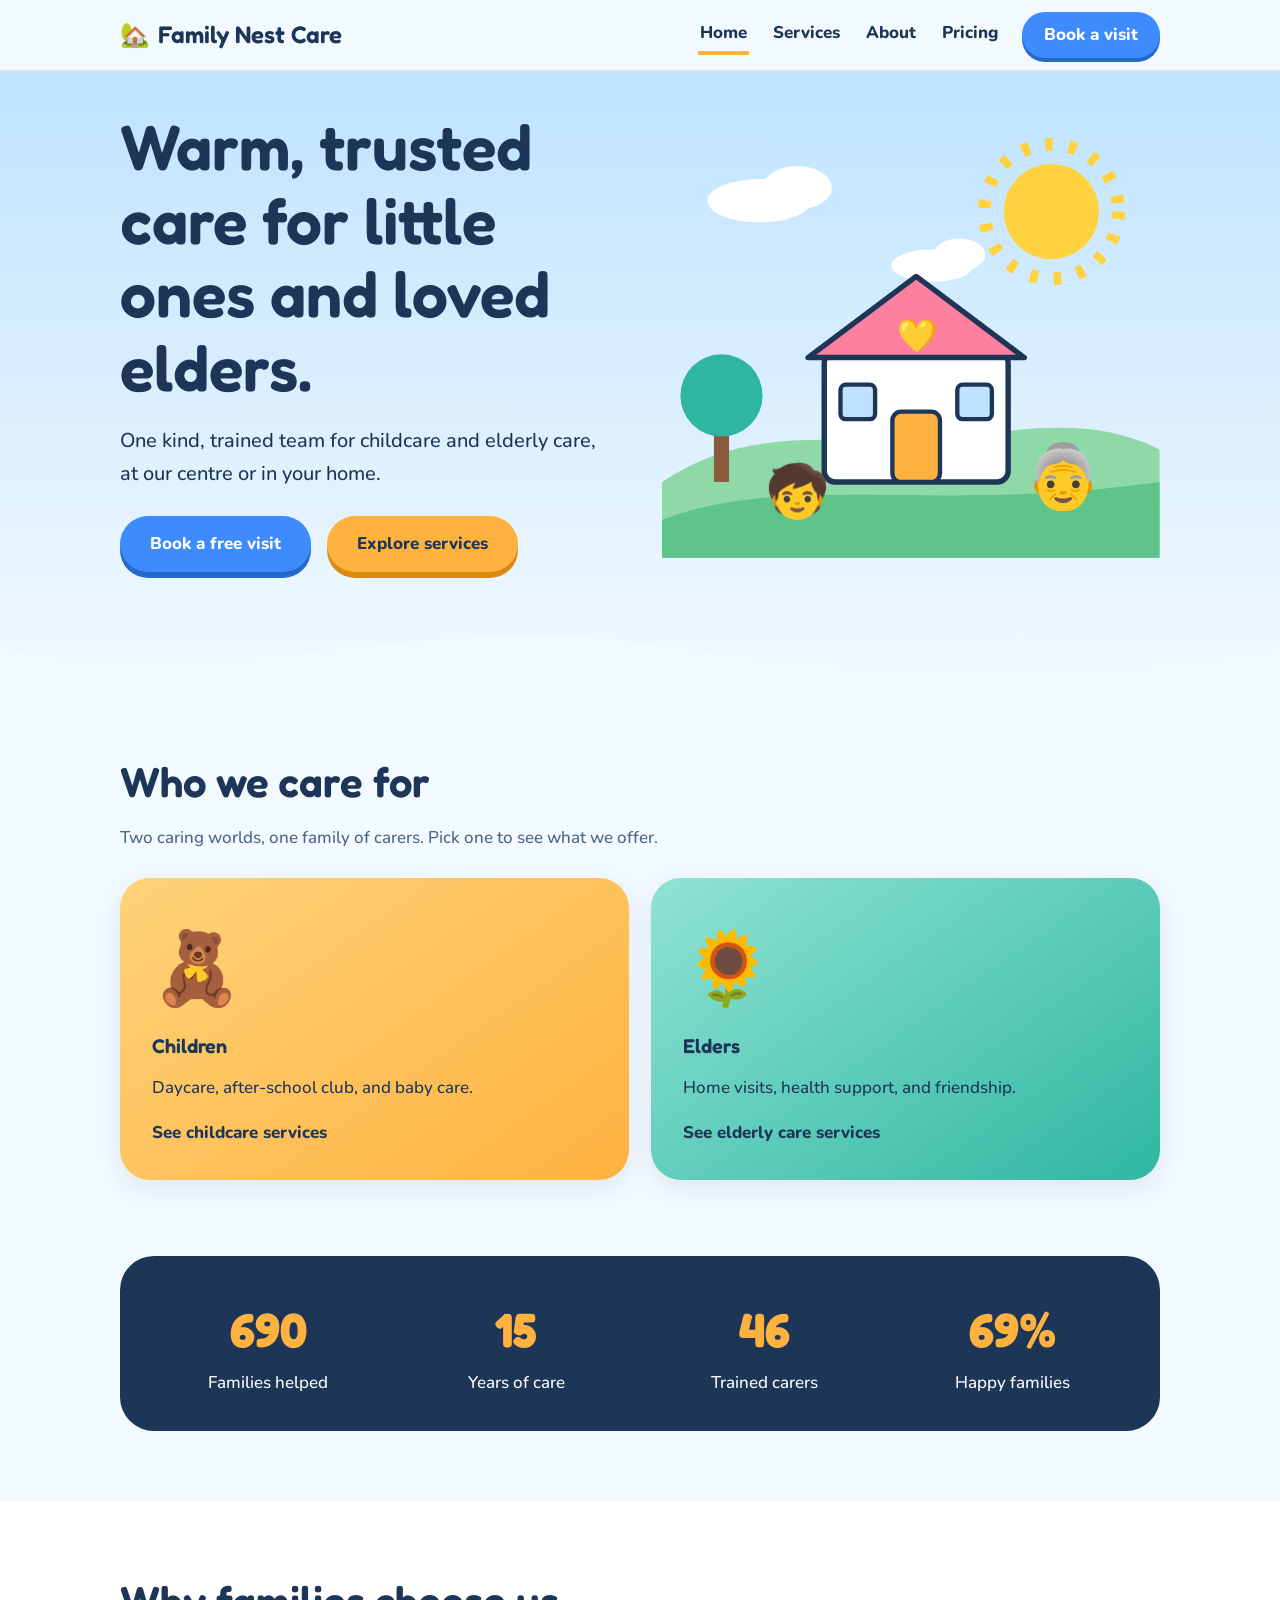
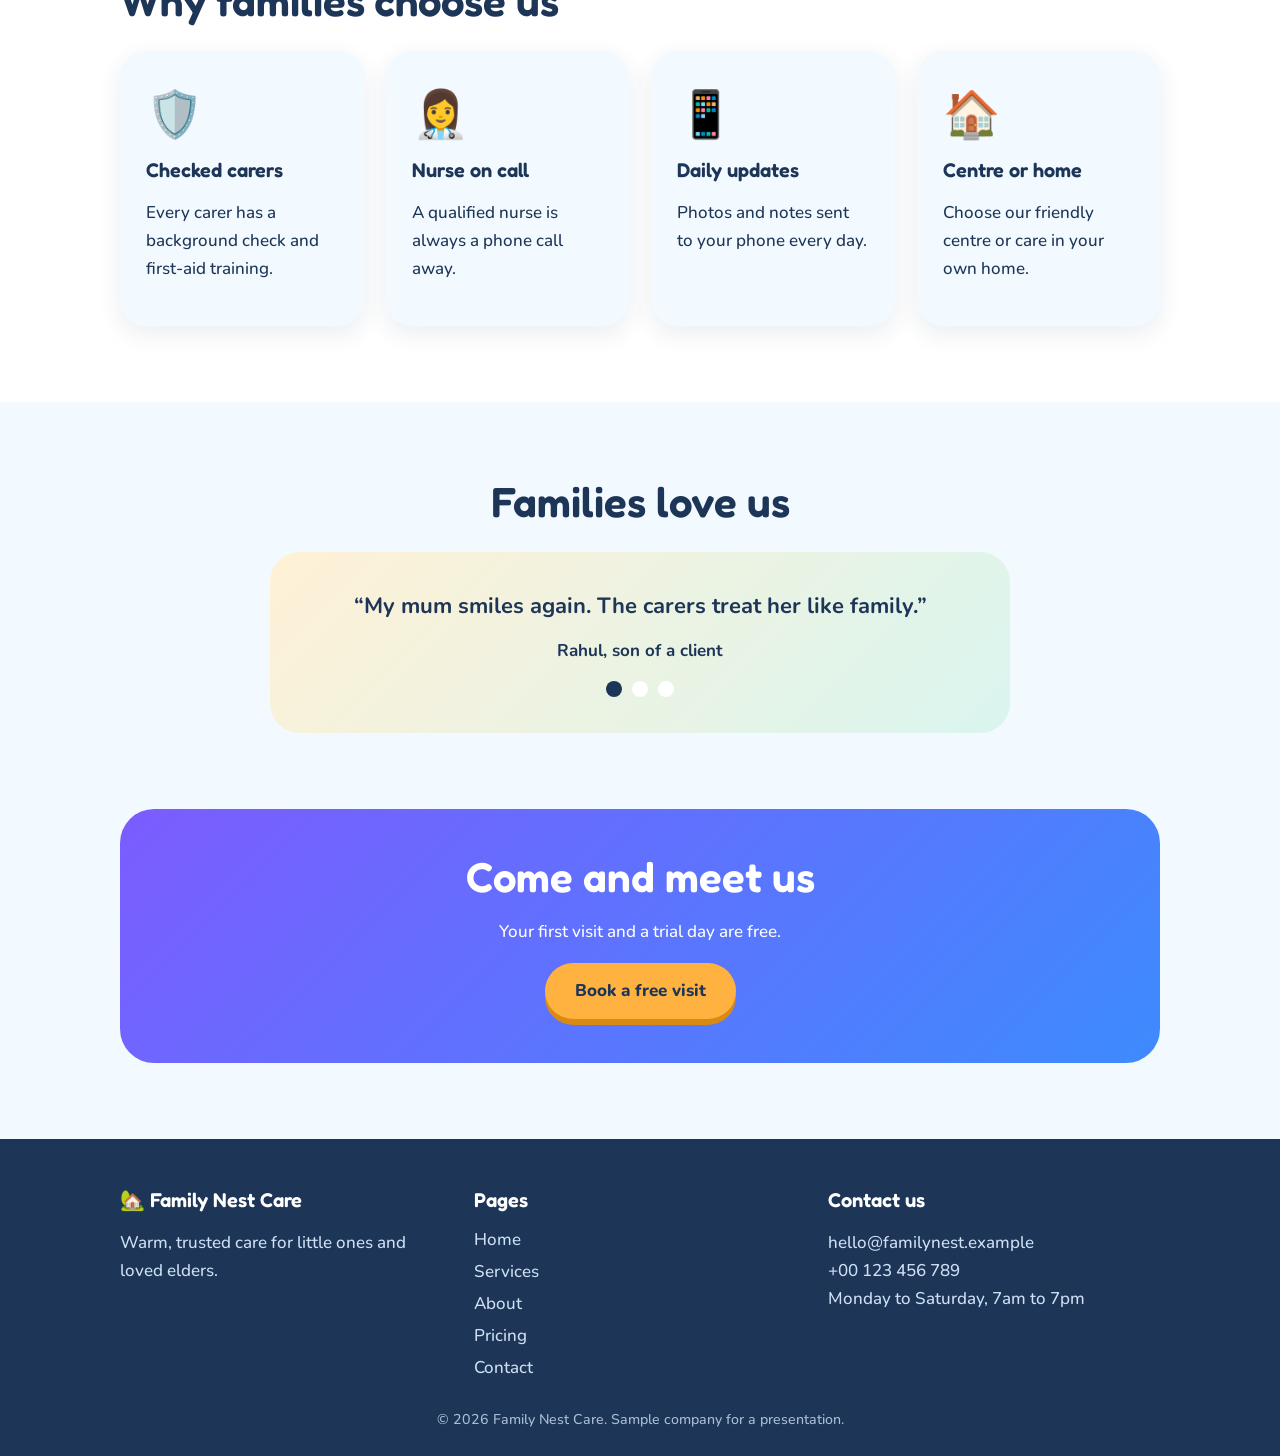
<file: index.html>
<!DOCTYPE html><html lang="en"><head><meta charset="UTF-8"><meta name="viewport" content="width=device-width, initial-scale=1"><title>Family Nest Care | Childcare and Elderly Care</title><link href="https://fonts.googleapis.com/css2?family=Fredoka:wght@500;600&family=Nunito:wght@500;700;800&display=swap" rel="stylesheet"><link rel="stylesheet" href="style.css"></head><body data-page="index.html"><div id="nav"></div>
<header class="hero"><div class="wrap">
 <div><h1>Warm, trusted care for little ones and loved elders.</h1>
 <p>One kind, trained team for childcare and elderly care, at our centre or in your home.</p>
 <div class="cta"><a class="btn" href="contact.html">Book a free visit</a><a class="btn yel" href="services.html">Explore services</a></div></div>
 <div class="scene" aria-hidden="true"><svg viewBox="0 0 460 400">
  <g class="spin"><circle cx="360" cy="80" r="62" fill="none" stroke="#ffd23f" stroke-width="12" stroke-dasharray="7 15"/></g>
  <circle cx="360" cy="80" r="44" fill="#ffd23f"/>
  <g class="drift"><ellipse cx="90" cy="70" rx="48" ry="20" fill="#fff"/><ellipse cx="125" cy="58" rx="32" ry="20" fill="#fff"/></g>
  <g class="drift" style="animation-delay:-4s"><ellipse cx="250" cy="130" rx="38" ry="15" fill="#fff"/><ellipse cx="275" cy="120" rx="24" ry="15" fill="#fff"/></g>
  <path d="M0 330C90 270 180 300 260 290S400 270 460 300V400H0z" fill="#8fd9a8"/>
  <path d="M0 365C120 320 250 360 460 330V400H0z" fill="#5ec48a"/>
  <rect x="150" y="210" width="170" height="120" rx="10" fill="#fff" stroke="#1d3557" stroke-width="5"/>
  <polygon points="135,215 235,140 335,215" fill="#ff7f9e" stroke="#1d3557" stroke-width="5" stroke-linejoin="round"/>
  <rect x="213" y="265" width="44" height="65" rx="8" fill="#ffb23f" stroke="#1d3557" stroke-width="4"/>
  <rect x="165" y="240" width="32" height="32" rx="5" fill="#bfe3ff" stroke="#1d3557" stroke-width="4"/>
  <rect x="273" y="240" width="32" height="32" rx="5" fill="#bfe3ff" stroke="#1d3557" stroke-width="4"/>
  <text x="217" y="205" font-size="30">💛</text>
  <rect x="48" y="270" width="14" height="60" fill="#8a5a3c"/><circle cx="55" cy="250" r="38" fill="#2fb6a2"/>
  <text class="bob" x="335" y="345" font-size="58">👵</text>
  <text class="bob" x="95" y="355" font-size="48" style="animation-delay:-1.5s">🧒</text>
 </svg></div>
</div>
<svg class="wave" viewBox="0 0 1440 70" preserveAspectRatio="none" aria-hidden="true"><path d="M0 35C240 80 480 0 720 30s480 45 720 5V70H0z" fill="#f2f9ff"/></svg>
</header>

<section><div class="wrap">
 <h2>Who we care for</h2><p class="sub">Two caring worlds, one family of carers. Pick one to see what we offer.</p>
 <div class="grid" style="margin-top:26px">
  <a class="card big k" href="services.html"><span class="ico">🧸</span><div><h3>Children</h3><p>Daycare, after-school club, and baby care.</p><span class="go">See childcare services</span></div></a>
  <a class="card big e" href="services.html"><span class="ico">🌻</span><div><h3>Elders</h3><p>Home visits, health support, and friendship.</p><span class="go">See elderly care services</span></div></a>
 </div>
</div></section>

<section style="padding:0 0 70px"><div class="wrap"><div class="stats" id="stats">
 <div><b data-n="1200">0</b>Families helped</div><div><b data-n="15">0</b>Years of care</div><div><b data-n="60">0</b>Trained carers</div><div><b data-n="99" data-s="%">0</b>Happy families</div>
</div></div></section>

<section class="alt"><div class="wrap"><h2>Why families choose us</h2><div class="grid" id="feat" style="margin-top:26px"></div></div></section>

<section><div class="wrap"><h2 style="text-align:center">Families love us</h2>
 <div class="q"><p id="qt"></p><b id="qn"></b><div class="dots" id="qd"></div></div></div></section>

<section style="padding-top:0"><div class="wrap"><div class="cb"><h2>Come and meet us</h2><p>Your first visit and a trial day are free.</p><a class="btn yel" href="contact.html">Book a free visit</a></div></div></section>
<div id="foot"></div><button id="top" aria-label="Back to top">↑</button><script src="script.js"></script></body></html>
</file>
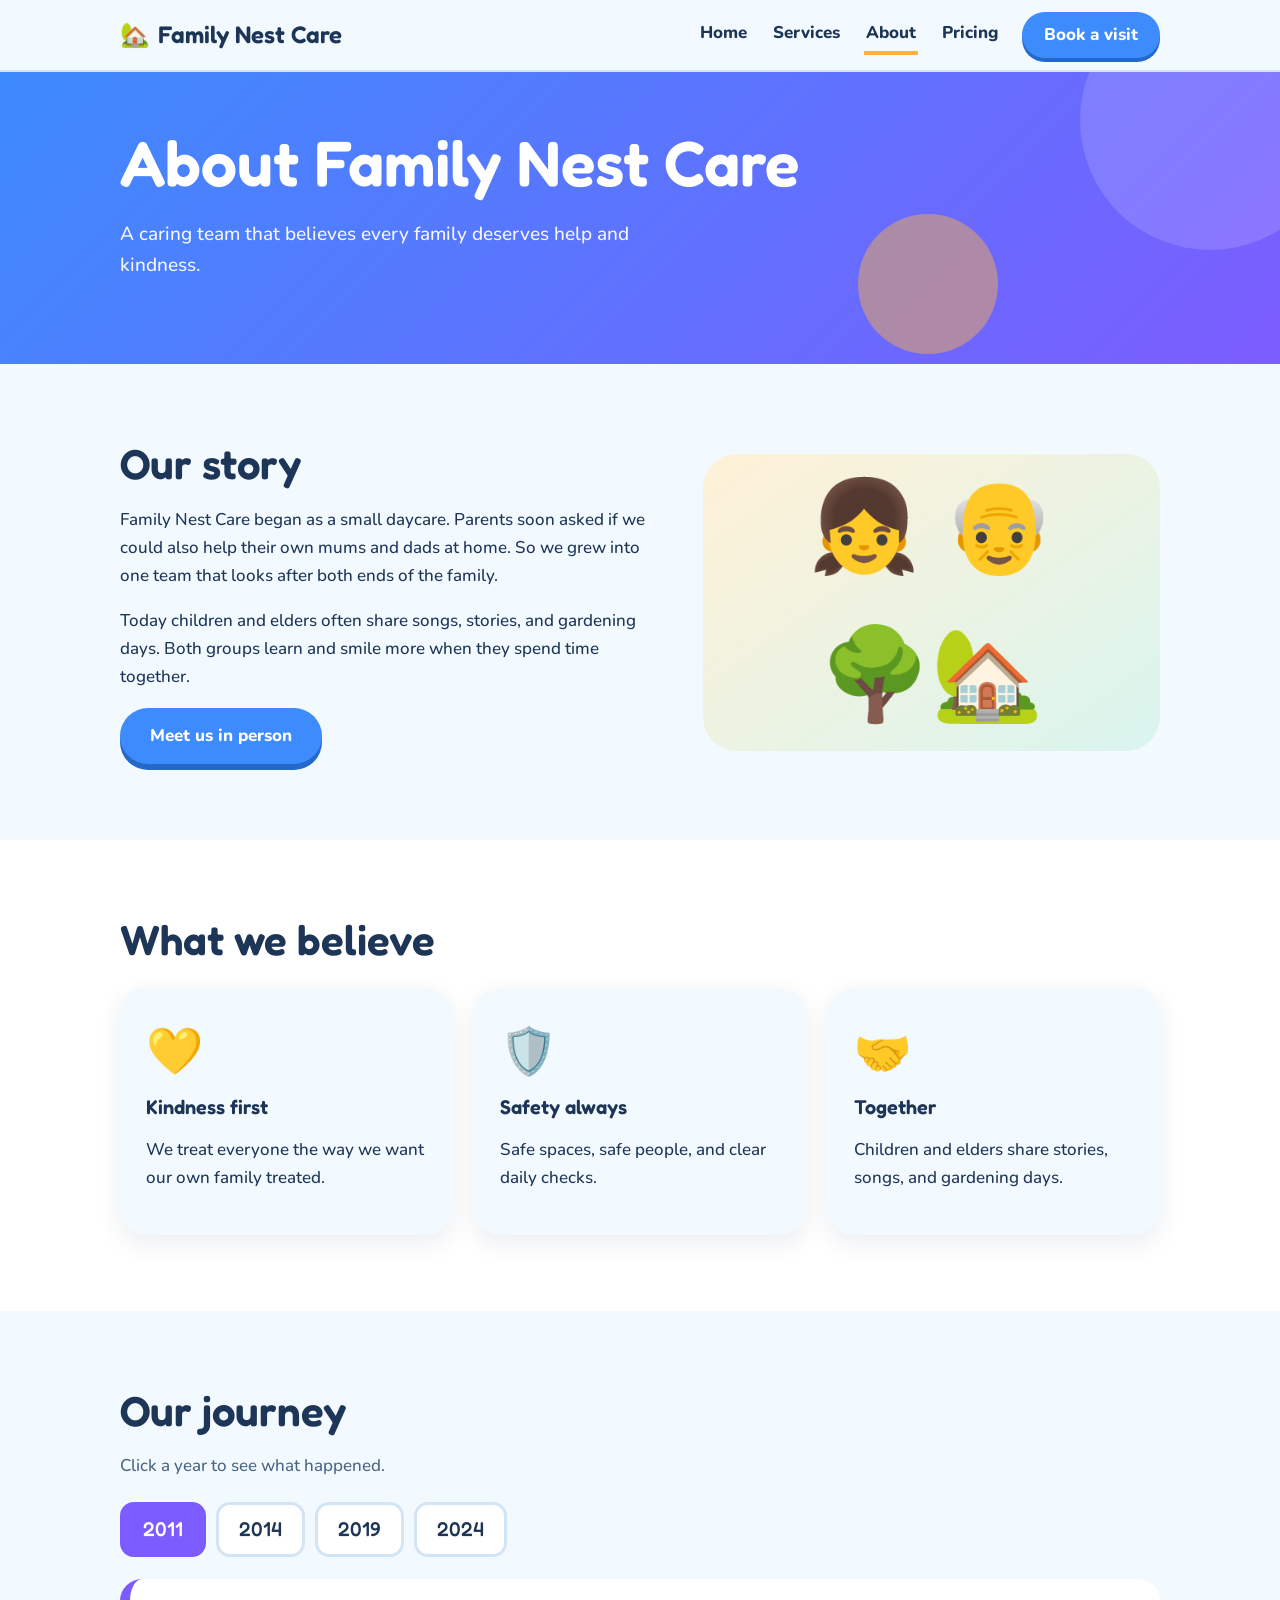
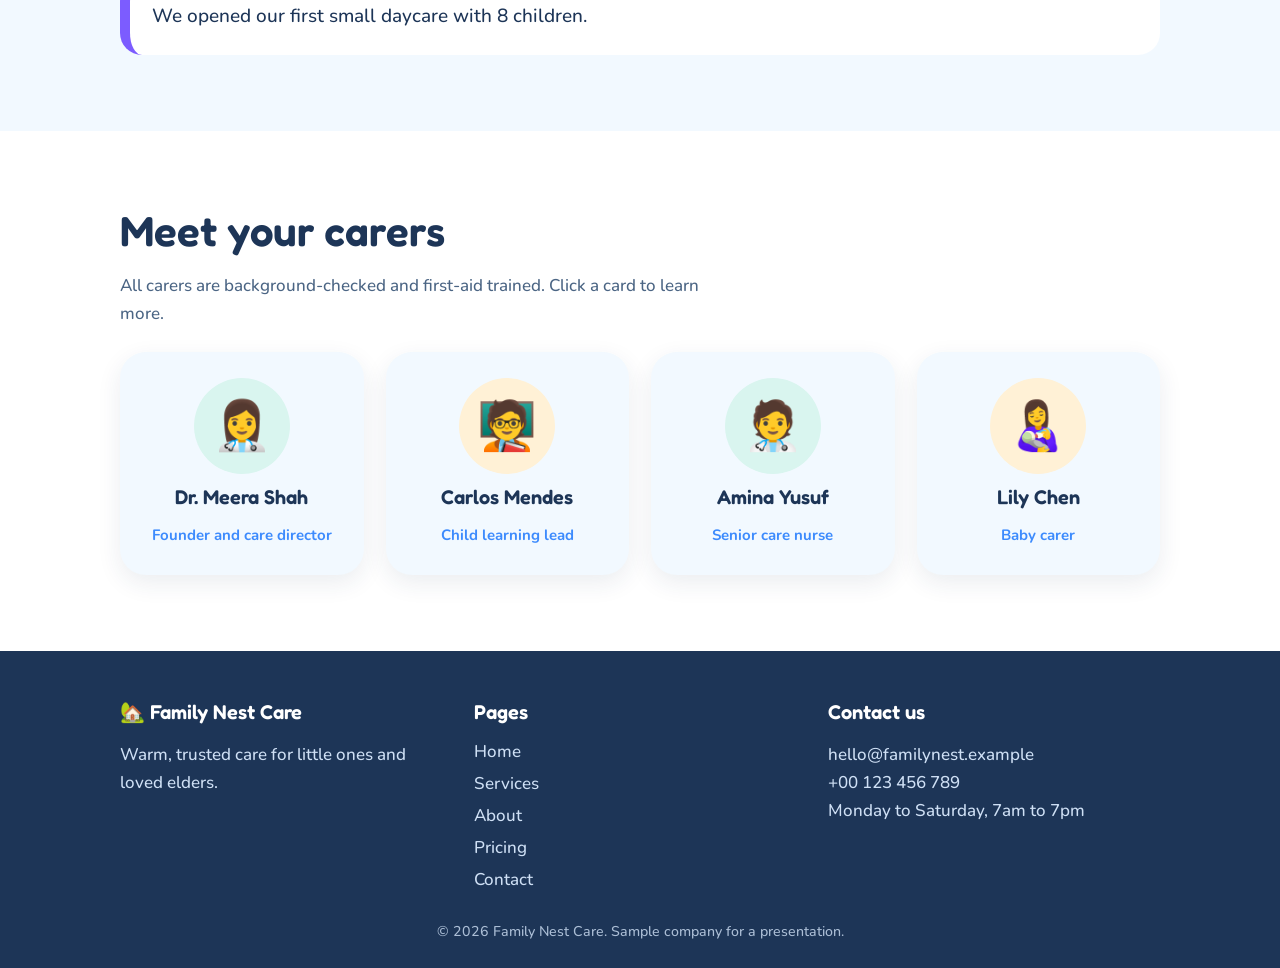
<file: about.html>
<!DOCTYPE html><html lang="en"><head><meta charset="UTF-8"><meta name="viewport" content="width=device-width, initial-scale=1"><title>About us | Family Nest Care</title><link href="https://fonts.googleapis.com/css2?family=Fredoka:wght@500;600&family=Nunito:wght@500;700;800&display=swap" rel="stylesheet"><link rel="stylesheet" href="style.css"></head><body data-page="about.html"><div id="nav"></div>
<header class="banner"><div class="wrap"><h1>About Family Nest Care</h1><p>A caring team that believes every family deserves help and kindness.</p></div></header>
<section><div class="wrap split">
 <div><h2>Our story</h2><p>Family Nest Care began as a small daycare. Parents soon asked if we could also help their own mums and dads at home. So we grew into one team that looks after both ends of the family.</p><p>Today children and elders often share songs, stories, and gardening days. Both groups learn and smile more when they spend time together.</p><a class="btn" href="contact.html">Meet us in person</a></div>
 <div class="pic" aria-hidden="true">👧 👴<br>🌳🏡</div>
</div></section>
<section class="alt"><div class="wrap"><h2>What we believe</h2><div class="grid" id="vg" style="margin-top:24px"></div></div></section>
<section><div class="wrap"><h2>Our journey</h2><p class="sub">Click a year to see what happened.</p><div class="tl" id="tl"></div><div class="tld" id="tld"></div></div></section>
<section class="alt team"><div class="wrap"><h2>Meet your carers</h2><p class="sub">All carers are background-checked and first-aid trained. Click a card to learn more.</p><div class="grid" id="tg" style="margin-top:24px"></div></div></section>
<div id="foot"></div><button id="top" aria-label="Back to top">↑</button><script src="script.js"></script></body></html>
</file>
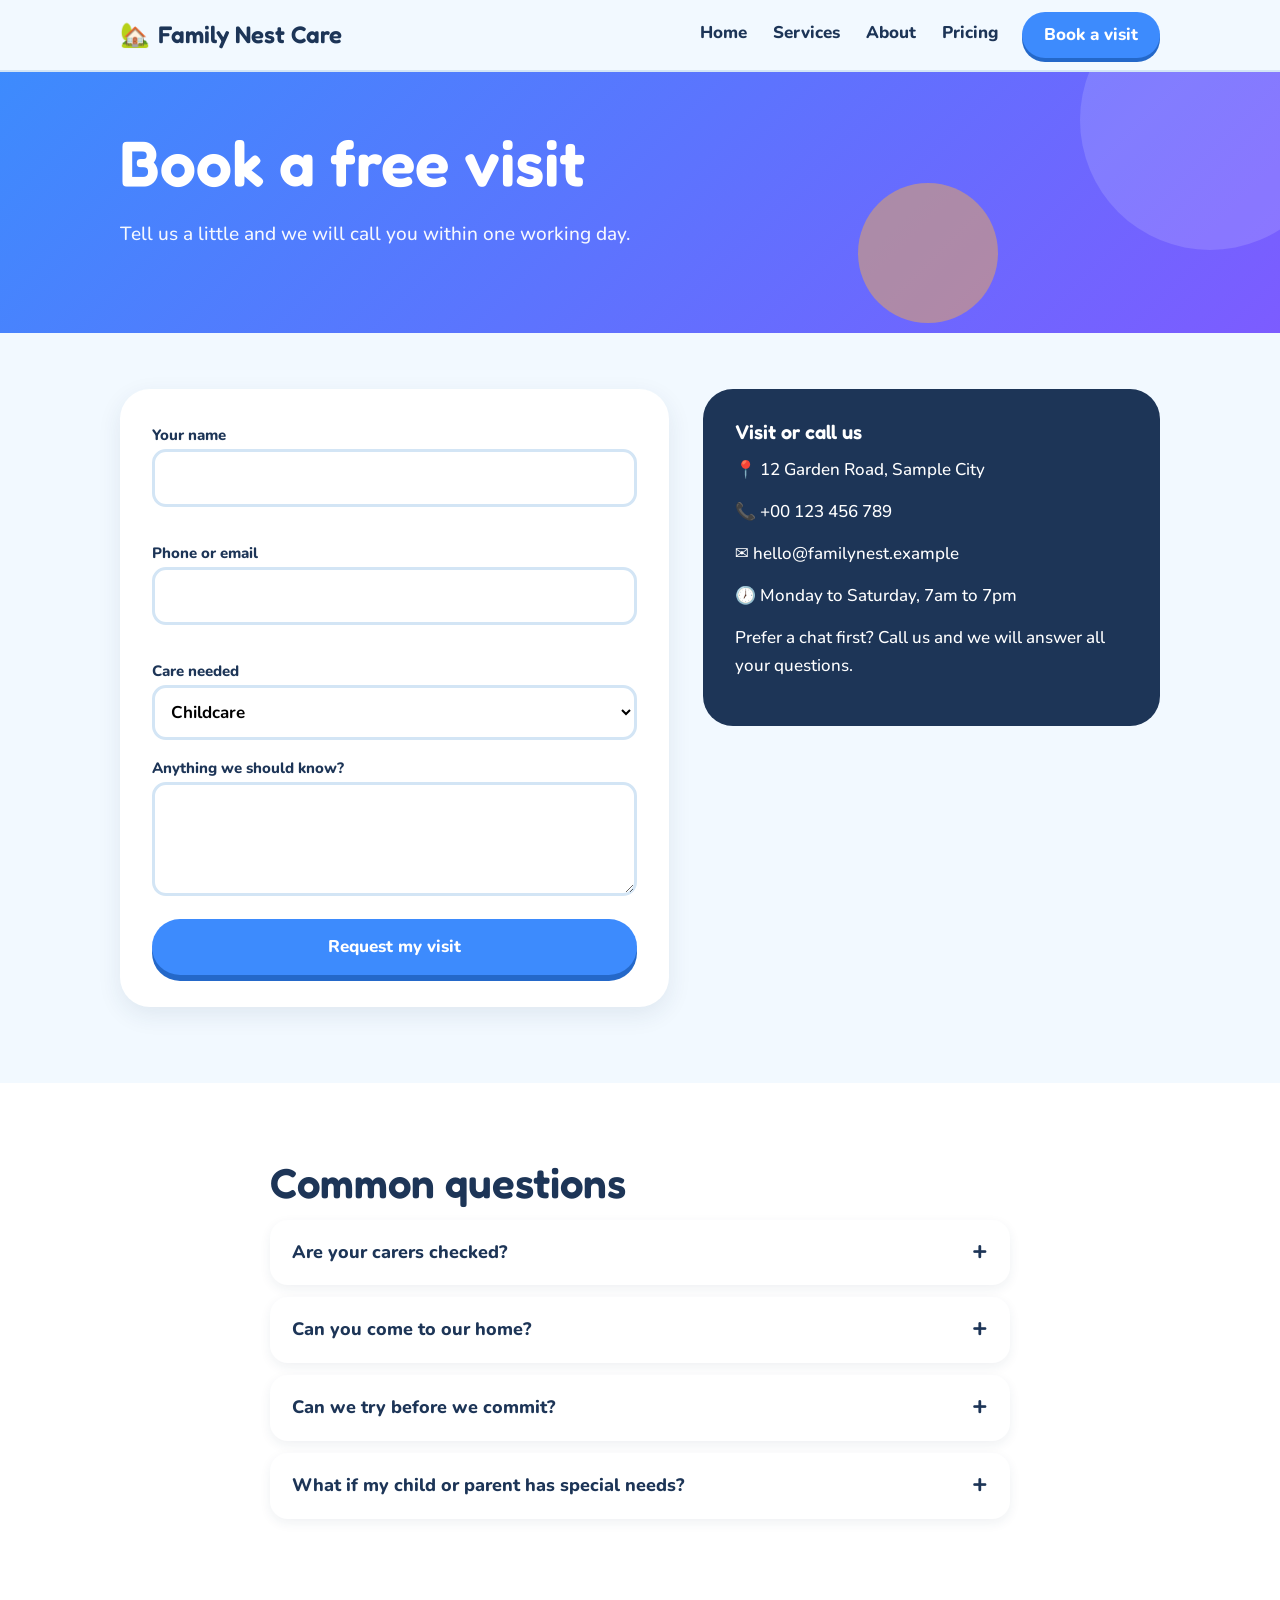
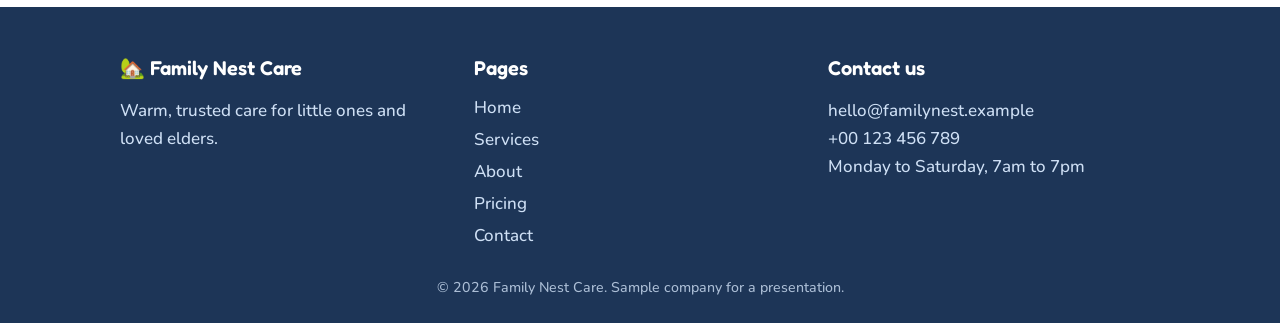
<file: contact.html>
<!DOCTYPE html><html lang="en"><head><meta charset="UTF-8"><meta name="viewport" content="width=device-width, initial-scale=1"><title>Contact | Family Nest Care</title><link href="https://fonts.googleapis.com/css2?family=Fredoka:wght@500;600&family=Nunito:wght@500;700;800&display=swap" rel="stylesheet"><link rel="stylesheet" href="style.css"></head><body data-page="contact.html"><div id="nav"></div>
<header class="banner"><div class="wrap"><h1>Book a free visit</h1><p>Tell us a little and we will call you within one working day.</p></div></header>
<section style="padding-top:56px"><div class="wrap split" style="align-items:start">
 <form id="f" novalidate>
  <div><label for="n">Your name</label><input id="n" autocomplete="name"><div class="err" id="en"></div></div>
  <div><label for="p">Phone or email</label><input id="p"><div class="err" id="ep"></div></div>
  <div><label for="s">Care needed</label><select id="s"><option>Childcare</option><option>Elderly care</option><option>Both</option></select></div>
  <div><label for="m">Anything we should know?</label><textarea id="m" rows="3"></textarea></div>
  <button class="btn" type="submit">Request my visit</button><div class="ok" id="ok"></div>
 </form>
 <div class="info"><h3>Visit or call us</h3><p>📍 12 Garden Road, Sample City</p><p>📞 +00 123 456 789</p><p>✉️ hello@familynest.example</p><p>🕖 Monday to Saturday, 7am to 7pm</p><p>Prefer a chat first? Call us and we will answer all your questions.</p></div>
</div></section>
<section class="alt"><div class="wrap" style="max-width:780px"><h2>Common questions</h2><div id="fq"></div></div></section>
<div id="foot"></div><button id="top" aria-label="Back to top">↑</button><script src="script.js"></script></body></html>
</file>
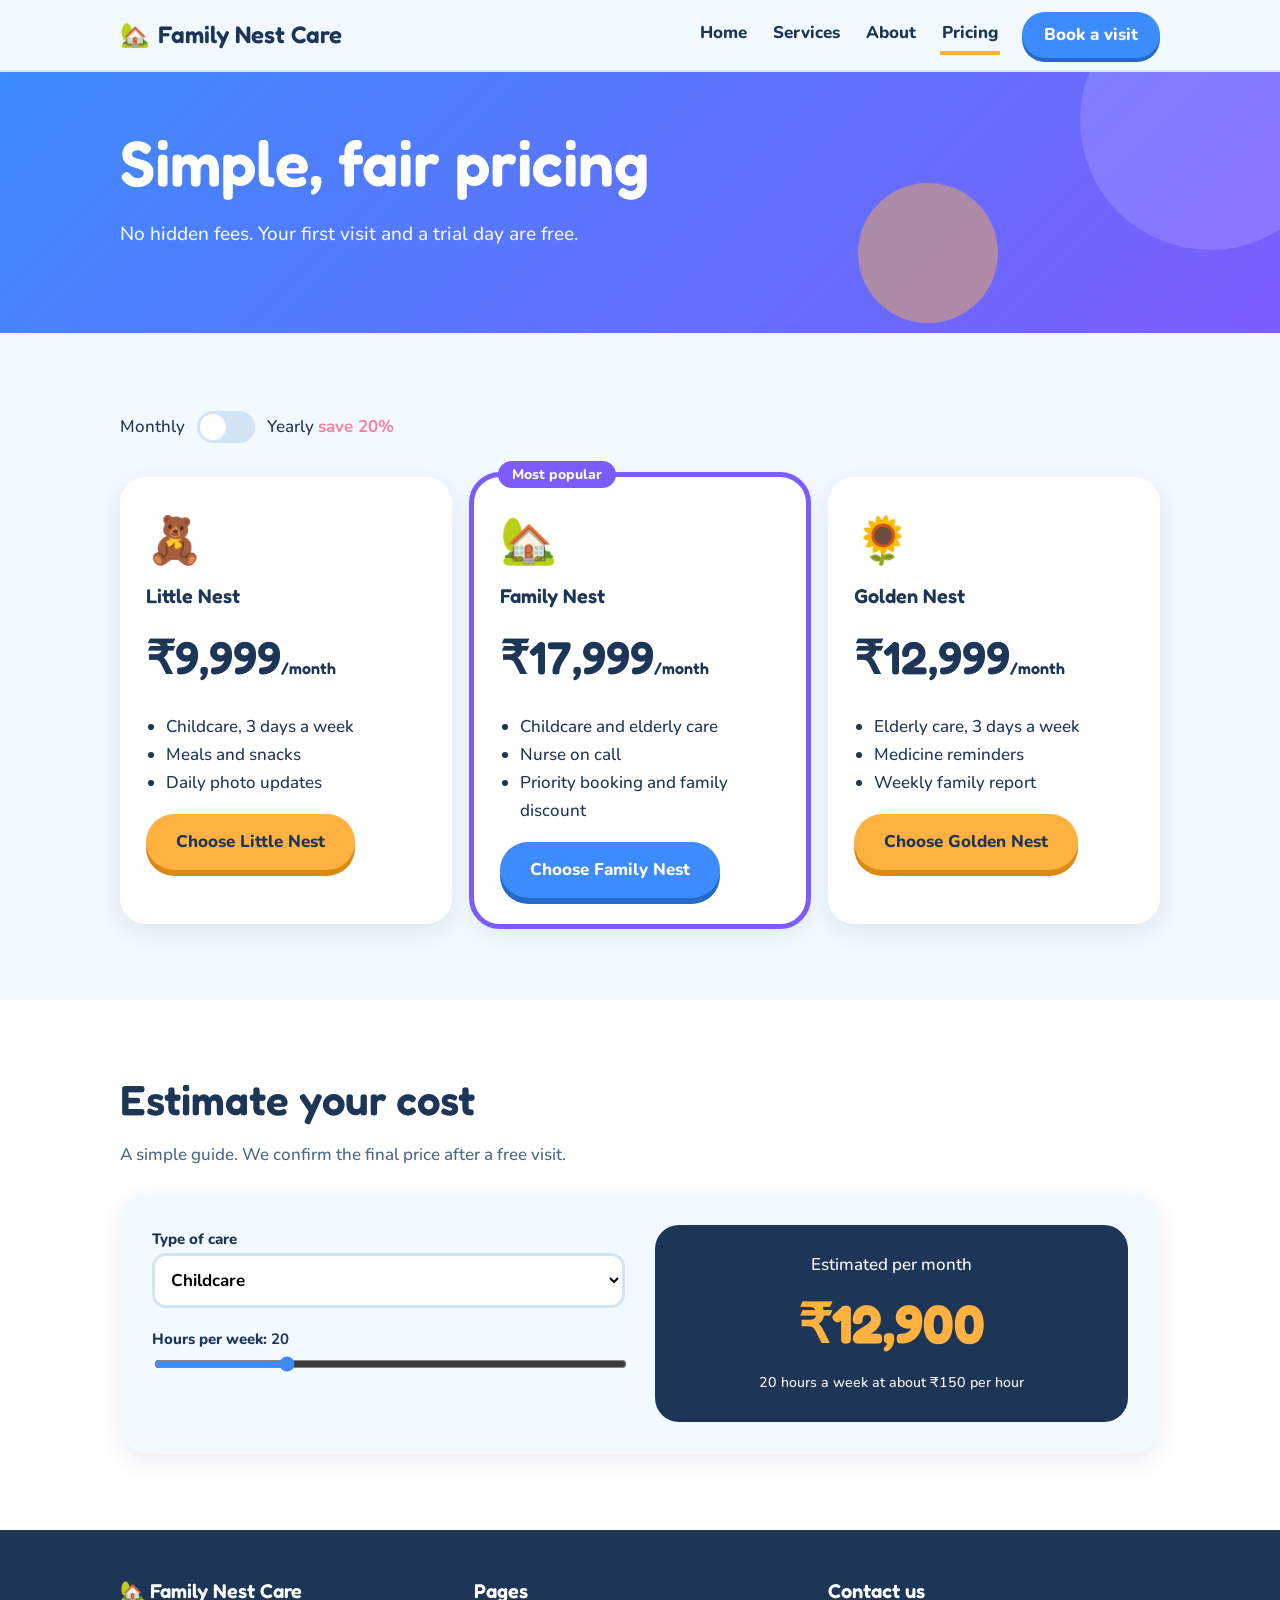
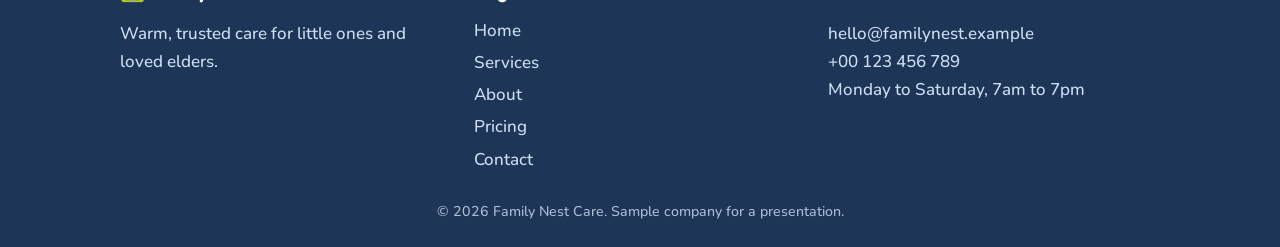
<file: pricing.html>
<!DOCTYPE html><html lang="en"><head><meta charset="UTF-8"><meta name="viewport" content="width=device-width, initial-scale=1"><title>Pricing | Family Nest Care</title><link href="https://fonts.googleapis.com/css2?family=Fredoka:wght@500;600&family=Nunito:wght@500;700;800&display=swap" rel="stylesheet"><link rel="stylesheet" href="style.css"></head><body data-page="pricing.html"><div id="nav"></div>
<header class="banner"><div class="wrap"><h1>Simple, fair pricing</h1><p>No hidden fees. Your first visit and a trial day are free.</p></div></header>
<section style="padding-top:56px"><div class="wrap">
 <div class="toggle"><span>Monthly</span><button class="sw" id="sw" aria-pressed="false" aria-label="Switch to yearly billing"></button><span>Yearly <b style="color:var(--pink)">save 20%</b></span></div>
 <div class="grid" id="pg" style="padding-top:12px"></div>
</div></section>
<section class="alt"><div class="wrap"><h2>Estimate your cost</h2><p class="sub">A simple guide. We confirm the final price after a free visit.</p>
 <div class="est" style="background:var(--bg);margin-top:24px"><div>
  <label for="ct">Type of care</label><select id="ct"><option value="k">Childcare</option><option value="e">Elderly care</option><option value="b">Both (family discount)</option></select>
  <p><label for="hr">Hours per week: <b id="hv">20</b></label><input type="range" id="hr" min="5" max="60" value="20"></p></div>
  <div class="res"><span>Estimated per month</span><b id="pr">₹0</b><small id="pn"></small></div></div>
</div></section>
<div id="foot"></div><button id="top" aria-label="Back to top">↑</button><script src="script.js"></script></body></html>
</file>
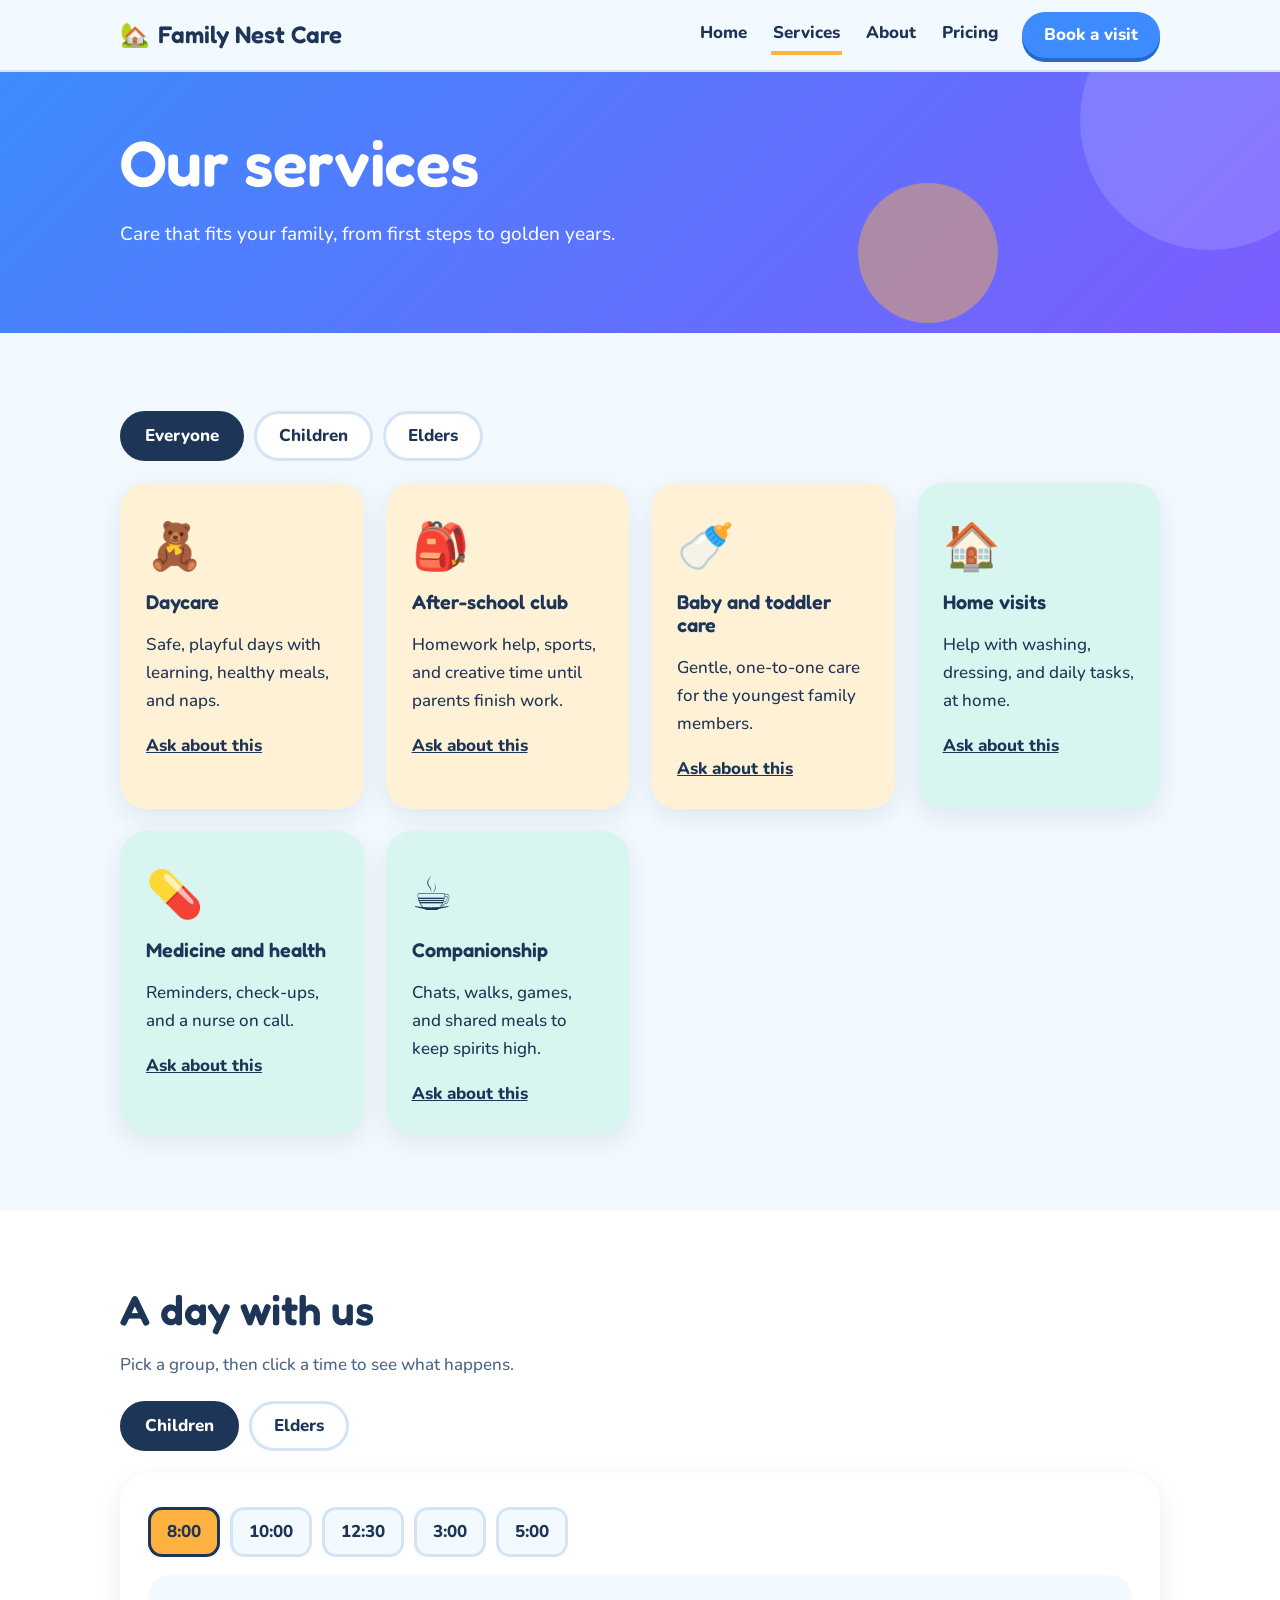
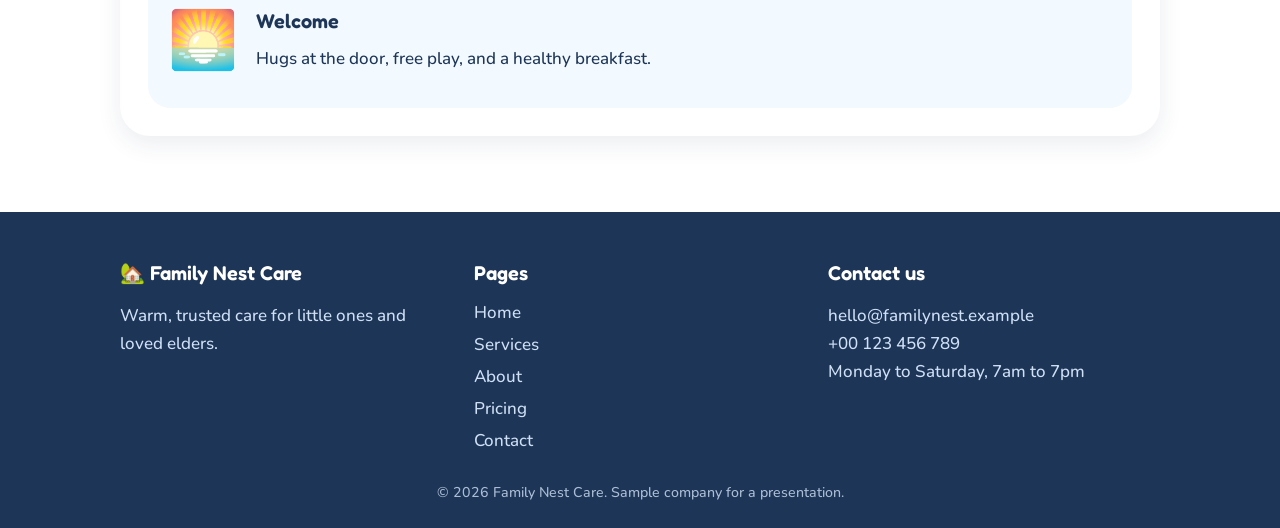
<file: services.html>
<!DOCTYPE html><html lang="en"><head><meta charset="UTF-8"><meta name="viewport" content="width=device-width, initial-scale=1"><title>Services | Family Nest Care</title><link href="https://fonts.googleapis.com/css2?family=Fredoka:wght@500;600&family=Nunito:wght@500;700;800&display=swap" rel="stylesheet"><link rel="stylesheet" href="style.css"></head><body data-page="services.html"><div id="nav"></div>
<header class="banner"><div class="wrap"><h1>Our services</h1><p>Care that fits your family, from first steps to golden years.</p></div></header>
<section style="padding-top:56px"><div class="wrap">
 <div class="who" id="who"><button class="chip" aria-pressed="true" data-f="all">Everyone</button><button class="chip" aria-pressed="false" data-f="k">Children</button><button class="chip" aria-pressed="false" data-f="e">Elders</button></div>
 <div class="grid" id="sg"></div>
</div></section>
<section class="alt"><div class="wrap"><h2>A day with us</h2><p class="sub">Pick a group, then click a time to see what happens.</p>
 <div class="who" id="dw"><button class="chip" aria-pressed="true" data-d="kids">Children</button><button class="chip" aria-pressed="false" data-d="seniors">Elders</button></div>
 <div class="day" id="day-box"><div class="times" id="times"></div><div class="detail" id="detail"></div></div>
</div></section>
<div id="foot"></div><button id="top" aria-label="Back to top">↑</button><script src="script.js"></script></body></html>
</file>
<file: style.css>
:root{--ink:#1d3557;--sky:#3d8bfd;--pur:#7c5cff;--kid:#ffb23f;--kidl:#fff1d6;--eld:#2fb6a2;--eldl:#d9f5ef;--pink:#ff7f9e;--bg:#f2f9ff;--line:#d3e5f5}
*{box-sizing:border-box}
html{scroll-behavior:smooth;scroll-padding-top:80px}
body{margin:0;background:var(--bg);color:var(--ink);font-family:Nunito,system-ui,sans-serif;font-size:17px;line-height:1.65;font-weight:500}
h1,h2,h3{font-family:Fredoka,system-ui,sans-serif;font-weight:600;line-height:1.15;margin:0 0 12px}
h1{font-size:clamp(36px,6vw,64px)}h2{font-size:clamp(28px,4.2vw,42px)}
a{color:inherit}button{font:inherit;color:inherit;cursor:pointer}
:focus-visible{outline:4px solid var(--pink);outline-offset:3px}
.wrap{max-width:1080px;margin:0 auto;padding:0 20px}
section{padding:76px 0;position:relative;z-index:1}
.alt{background:#fff}
.sub{max-width:580px;color:#4b6584}
.btn{display:inline-block;background:var(--sky);color:#fff;border:0;border-radius:40px;padding:14px 30px;font-weight:800;text-decoration:none;box-shadow:0 6px 0 #2468c9;transition:transform .15s,box-shadow .15s}
.btn:hover{transform:translateY(-3px);box-shadow:0 9px 0 #2468c9}
.btn:active{transform:translateY(4px);box-shadow:0 2px 0 #2468c9}
.btn.yel{background:var(--kid);color:var(--ink);box-shadow:0 6px 0 #d98a12}
.btn.yel:hover{box-shadow:0 9px 0 #d98a12}
nav{position:sticky;top:0;z-index:30;background:rgba(242,249,255,.95);backdrop-filter:blur(8px);box-shadow:0 2px 0 var(--line)}
nav .wrap{display:flex;align-items:center;justify-content:space-between;height:70px}
.logo{font-family:Fredoka;font-weight:600;font-size:24px;text-decoration:none;display:flex;align-items:center;gap:8px}
.links{display:flex;gap:22px;align-items:center}
.links a{text-decoration:none;font-weight:800;padding:4px 2px;border-bottom:4px solid transparent}
.links a:hover{color:var(--sky)}.links a[aria-current]{border-color:var(--kid)}
.links a.btn{padding:9px 22px;box-shadow:0 4px 0 #2468c9;border:0}
#menu{display:none;background:#fff;border:3px solid var(--ink);border-radius:30px;padding:6px 16px;font-weight:800}
.hero{padding:40px 0 110px;background:linear-gradient(180deg,#bfe3ff,var(--bg));position:relative;overflow:hidden}
.hero .wrap{display:grid;grid-template-columns:1.05fr 1fr;gap:20px;align-items:center}
.hero p{font-size:20px;max-width:490px}
.cta{display:flex;gap:16px;flex-wrap:wrap;margin-top:26px}
.scene svg{width:100%;height:auto;display:block;overflow:visible}
.spin{transform-origin:360px 80px;animation:spin 30s linear infinite}
.drift{animation:drift 9s ease-in-out infinite alternate}
.bob{animation:float 3.5s ease-in-out infinite}
@keyframes spin{to{transform:rotate(360deg)}}
@keyframes drift{to{transform:translateX(40px)}}
@keyframes float{50%{transform:translateY(-10px)}}
.wave{position:absolute;bottom:-1px;left:0;width:100%;height:70px}
.banner{background:linear-gradient(135deg,var(--sky),var(--pur));color:#fff;padding:56px 0 64px;position:relative;overflow:hidden}
.banner p{max-width:560px;font-size:19px;opacity:.95}
.banner::before,.banner::after{content:"";position:absolute;border-radius:50%;background:rgba(255,255,255,.14)}
.banner::before{width:260px;height:260px;right:-60px;top:-80px}.banner::after{width:140px;height:140px;right:22%;bottom:10px;background:rgba(255,178,63,.45)}
.chip{background:#fff;border:3px solid var(--line);border-radius:40px;padding:8px 22px;font-weight:800}
.chip[aria-pressed=true]{background:var(--ink);border-color:var(--ink);color:#fff}
.who{display:flex;gap:10px;flex-wrap:wrap;margin:22px 0}
.grid{display:grid;grid-template-columns:repeat(auto-fit,minmax(240px,1fr));gap:22px}
.card{background:#fff;border-radius:26px;padding:26px;box-shadow:0 8px 24px rgba(29,53,87,.09);transition:transform .2s,box-shadow .2s}
.card:hover{transform:translateY(-6px);box-shadow:0 14px 30px rgba(29,53,87,.15)}
.alt .card{background:var(--bg)}
.card.k{background:var(--kidl)}.card.e{background:var(--eldl)}.card.hide{display:none}
.ico{font-size:46px;display:block;margin-bottom:6px}
.big{display:flex;flex-direction:column;justify-content:space-between;text-decoration:none;min-height:260px;border-radius:30px;padding:32px}
.big .ico{font-size:72px}
.big.k{background:linear-gradient(145deg,#ffd37a,var(--kid))}.big.e{background:linear-gradient(145deg,#8fe3d4,var(--eld))}
.big span.go{font-weight:800}
.stats{background:var(--ink);color:#fff;border-radius:34px;padding:34px;display:grid;grid-template-columns:repeat(auto-fit,minmax(150px,1fr));gap:20px;text-align:center}
.stats b{display:block;font-family:Fredoka;font-size:48px;color:var(--kid)}
.day{background:#fff;border-radius:30px;padding:28px;box-shadow:0 8px 24px rgba(29,53,87,.09)}
.times{display:flex;gap:10px;flex-wrap:wrap;margin:6px 0 18px}
.t{background:var(--bg);border:3px solid var(--line);border-radius:14px;padding:8px 16px;font-weight:800}
.t.on{background:var(--kid);border-color:var(--ink)}
.day.seniors .t.on{background:var(--eld);color:#fff}
.detail{display:flex;gap:18px;align-items:center;background:var(--bg);border-radius:22px;padding:20px;min-height:110px}
.detail .ico{font-size:56px;margin:0}
.team .card{text-align:center;cursor:pointer}
.av{width:96px;height:96px;border-radius:50%;margin:0 auto 12px;display:grid;place-items:center;font-size:48px}
.bio{display:none;font-size:15px}.card.open .bio{display:block}
.split{display:grid;grid-template-columns:1.2fr 1fr;gap:34px;align-items:center}
.pic{background:linear-gradient(145deg,var(--kidl),var(--eldl));border-radius:34px;min-height:280px;display:grid;place-items:center;font-size:90px;text-align:center}
.tl{display:flex;gap:10px;flex-wrap:wrap;margin:22px 0}
.yr{background:#fff;border:3px solid var(--line);border-radius:14px;padding:8px 20px;font-family:Fredoka;font-size:20px}
.yr.on{background:var(--pur);border-color:var(--pur);color:#fff}
.tld{background:#fff;border-radius:22px;padding:22px;font-size:19px;border-left:10px solid var(--pur)}
.toggle{display:flex;align-items:center;gap:12px;margin:22px 0}
.sw{width:58px;height:32px;border-radius:30px;background:var(--line);border:0;position:relative}
.sw::after{content:"";position:absolute;top:3px;left:3px;width:26px;height:26px;border-radius:50%;background:#fff;transition:left .2s}
.sw[aria-pressed=true]{background:var(--sky)}.sw[aria-pressed=true]::after{left:29px}
.price{font-family:Fredoka;font-size:46px;font-weight:600}
.card.pop{outline:5px solid var(--pur);position:relative}
.card.pop::before{content:"Most popular";position:absolute;top:-16px;left:24px;background:var(--pur);color:#fff;border-radius:20px;padding:2px 14px;font-weight:800;font-size:14px}
.est{display:grid;grid-template-columns:1fr 1fr;gap:30px;background:#fff;border-radius:30px;padding:32px;box-shadow:0 8px 24px rgba(29,53,87,.09)}
select,input:not([type=range]),textarea{font:inherit;width:100%;padding:12px;border:3px solid var(--line);border-radius:14px;background:#fff;font-weight:700}
input[type=range]{width:100%;accent-color:var(--sky)}
.res{background:var(--ink);color:#fff;border-radius:24px;padding:26px;text-align:center}
.res b{display:block;font-family:Fredoka;font-size:54px;color:var(--kid)}
.q{background:linear-gradient(135deg,var(--kidl),var(--eldl));border-radius:30px;padding:36px;text-align:center;max-width:740px;margin:26px auto 0}
.q p{font-size:22px;margin:0 0 12px;font-weight:700}
.dots{display:flex;gap:10px;justify-content:center;margin-top:16px}
.dots button{width:16px;height:16px;border-radius:50%;border:0;background:#fff}.dots button.on{background:var(--ink)}
.cb{background:linear-gradient(135deg,var(--pur),var(--sky));color:#fff;border-radius:34px;padding:44px;text-align:center}
.acc{background:#fff;border-radius:18px;margin-bottom:12px;box-shadow:0 4px 12px rgba(29,53,87,.07)}
.acc button{width:100%;text-align:left;background:none;border:0;padding:18px 22px;font-weight:800;font-size:18px;display:flex;justify-content:space-between}
.acc div{max-height:0;overflow:hidden;transition:max-height .3s;padding:0 22px}
.acc.open div{max-height:200px;padding-bottom:18px}.acc.open span{transform:rotate(45deg)}
form{background:#fff;border-radius:30px;padding:32px;display:grid;gap:14px;box-shadow:0 8px 24px rgba(29,53,87,.09)}
label{font-weight:800;font-size:15px}
.err{color:#c0321a;font-size:14px;min-height:18px}
.ok{display:none;background:var(--eldl);border-radius:16px;padding:18px;font-weight:800}
.info{background:var(--ink);color:#fff;border-radius:30px;padding:32px}
.info p{margin:0 0 14px}
footer{background:var(--ink);color:#cfe0f5;padding:50px 0 24px}
footer .grid{margin-bottom:24px}footer h3{color:#fff;font-size:20px}footer a{display:block;text-decoration:none;padding:2px 0}footer a:hover{color:var(--kid)}
footer small{display:block;text-align:center;opacity:.8}
#top{position:fixed;right:18px;bottom:18px;width:50px;height:50px;border-radius:50%;border:0;background:var(--pink);color:#fff;font-size:22px;font-weight:800;box-shadow:0 5px 0 #d4577a;display:none;z-index:40}
@media(max-width:820px){.hero .wrap,.est,.split{grid-template-columns:1fr}section{padding:54px 0}#menu{display:block}.links{display:none;position:absolute;top:70px;left:0;right:0;background:var(--bg);flex-direction:column;padding:20px;align-items:flex-start}.links.on{display:flex}}
@media(prefers-reduced-motion:reduce){*{animation:none!important;transition:none!important;scroll-behavior:auto!important}}
</file>
